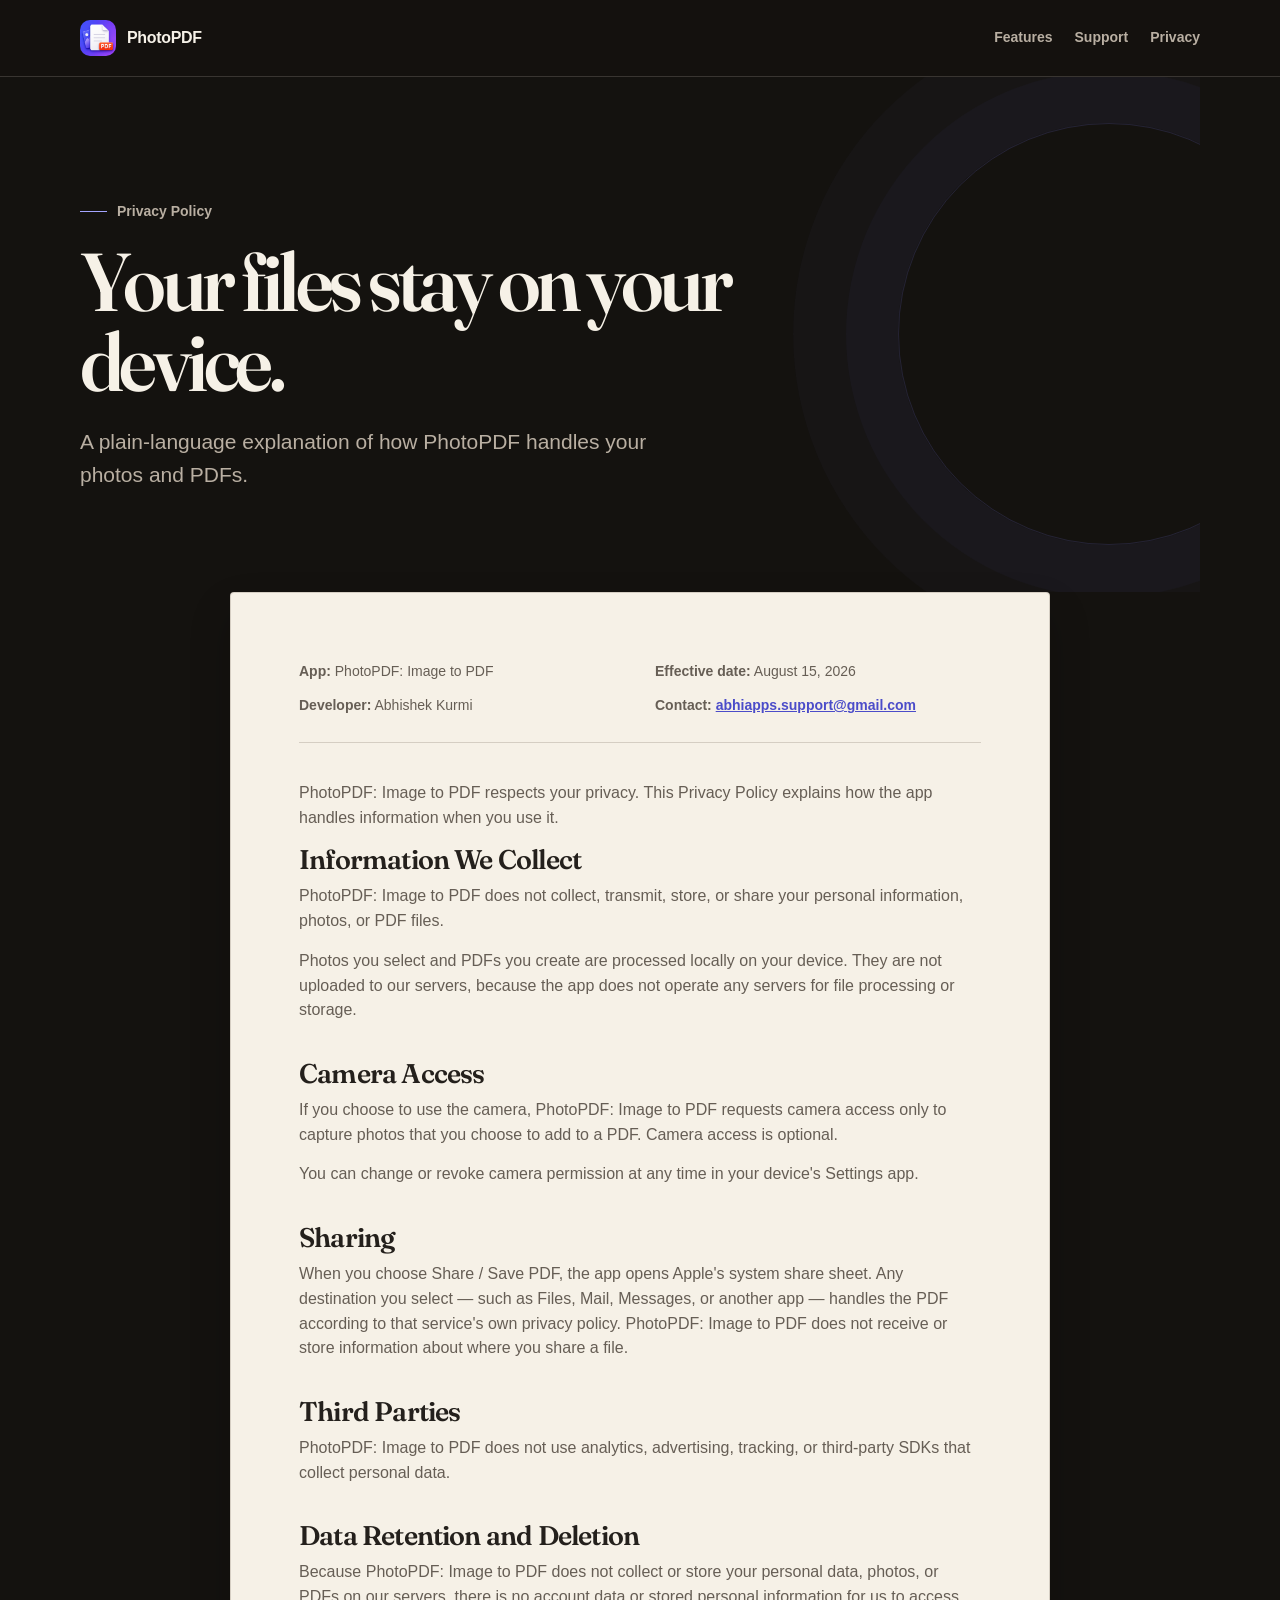
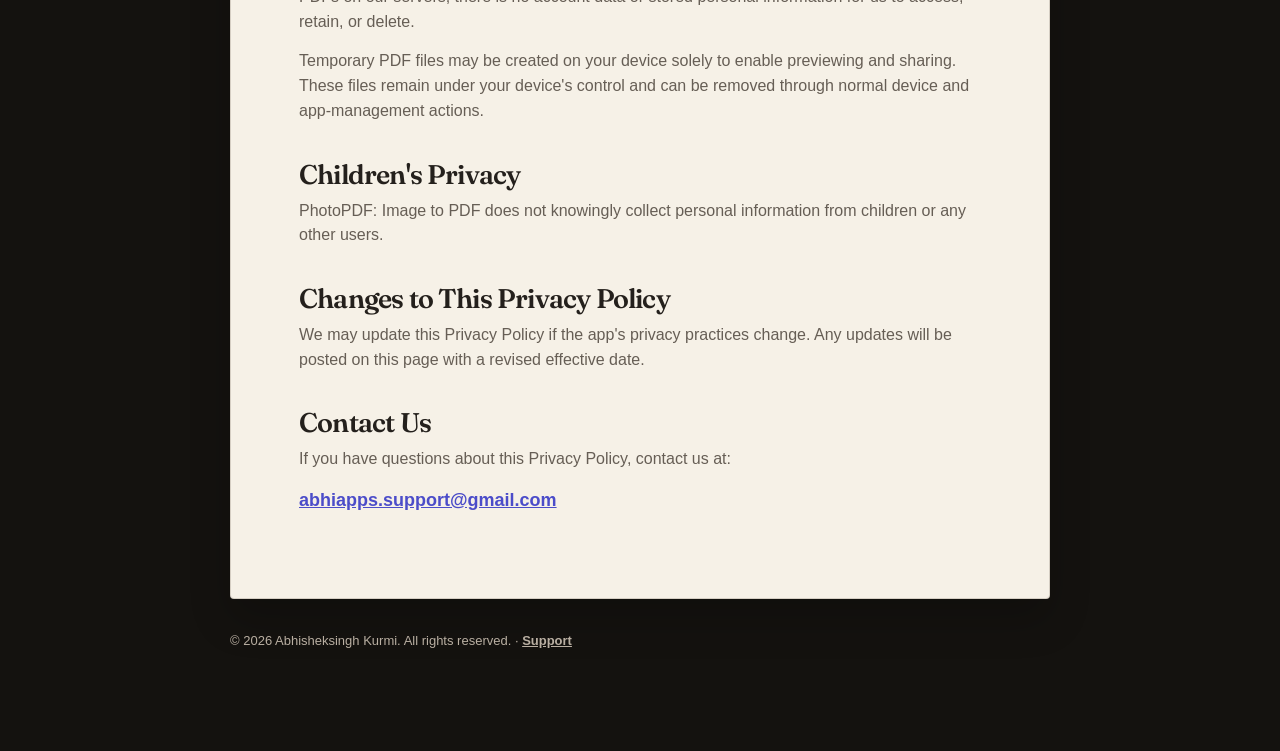
<file: privacy/index.html>
<!doctype html>
<html lang="en">
<head>
  <meta charset="utf-8">
  <meta name="viewport" content="width=device-width, initial-scale=1">
  <meta name="theme-color" content="#14120f">
  <link rel="stylesheet" href="../site-theme.css">
  <title>Privacy Policy — PhotoPDF: Image to PDF</title>
</head>
<body>
  <header class="site-header"><nav class="site-shell site-nav" aria-label="Primary navigation"><a class="brand" href="../" aria-label="PhotoPDF home"><img src="../support/app-icon.png" alt=""><span>PhotoPDF</span></a><div class="site-links"><a href="../#features">Features</a><a href="../support/">Support</a><a href="./" aria-current="page">Privacy</a></div></nav></header>
  <main>
    <header class="site-shell page-hero"><p class="page-note">Privacy Policy</p><h1>Your files stay on your device.</h1><p class="page-intro">A plain-language explanation of how PhotoPDF handles your photos and PDFs.</p></header>
    <div class="site-shell page-content"><article class="policy-document"><div class="policy-meta"><span><strong>App:</strong> PhotoPDF: Image to PDF</span><span><strong>Effective date:</strong> August 15, 2026</span><span><strong>Developer:</strong> Abhishek Kurmi</span><span><strong>Contact:</strong> <a href="mailto:abhiapps.support@gmail.com">abhiapps.support@gmail.com</a></span></div><p>PhotoPDF: Image to PDF respects your privacy. This Privacy Policy explains how the app handles information when you use it.</p><h2>Information We Collect</h2><p>PhotoPDF: Image to PDF does not collect, transmit, store, or share your personal information, photos, or PDF files.</p><p>Photos you select and PDFs you create are processed locally on your device. They are not uploaded to our servers, because the app does not operate any servers for file processing or storage.</p><h2>Camera Access</h2><p>If you choose to use the camera, PhotoPDF: Image to PDF requests camera access only to capture photos that you choose to add to a PDF. Camera access is optional.</p><p>You can change or revoke camera permission at any time in your device's Settings app.</p><h2>Sharing</h2><p>When you choose Share / Save PDF, the app opens Apple's system share sheet. Any destination you select — such as Files, Mail, Messages, or another app — handles the PDF according to that service's own privacy policy. PhotoPDF: Image to PDF does not receive or store information about where you share a file.</p><h2>Third Parties</h2><p>PhotoPDF: Image to PDF does not use analytics, advertising, tracking, or third-party SDKs that collect personal data.</p><h2>Data Retention and Deletion</h2><p>Because PhotoPDF: Image to PDF does not collect or store your personal data, photos, or PDFs on our servers, there is no account data or stored personal information for us to access, retain, or delete.</p><p>Temporary PDF files may be created on your device solely to enable previewing and sharing. These files remain under your device's control and can be removed through normal device and app-management actions.</p><h2>Children's Privacy</h2><p>PhotoPDF: Image to PDF does not knowingly collect personal information from children or any other users.</p><h2>Changes to This Privacy Policy</h2><p>We may update this Privacy Policy if the app's privacy practices change. Any updates will be posted on this page with a revised effective date.</p><h2>Contact Us</h2><p>If you have questions about this Privacy Policy, contact us at:</p><p class="policy-contact"><a href="mailto:abhiapps.support@gmail.com">abhiapps.support@gmail.com</a></p></article><footer class="policy-footer">© 2026 Abhisheksingh Kurmi. All rights reserved. · <a href="../support/">Support</a></footer></div>
  </main>
</body>
</html>
</file>
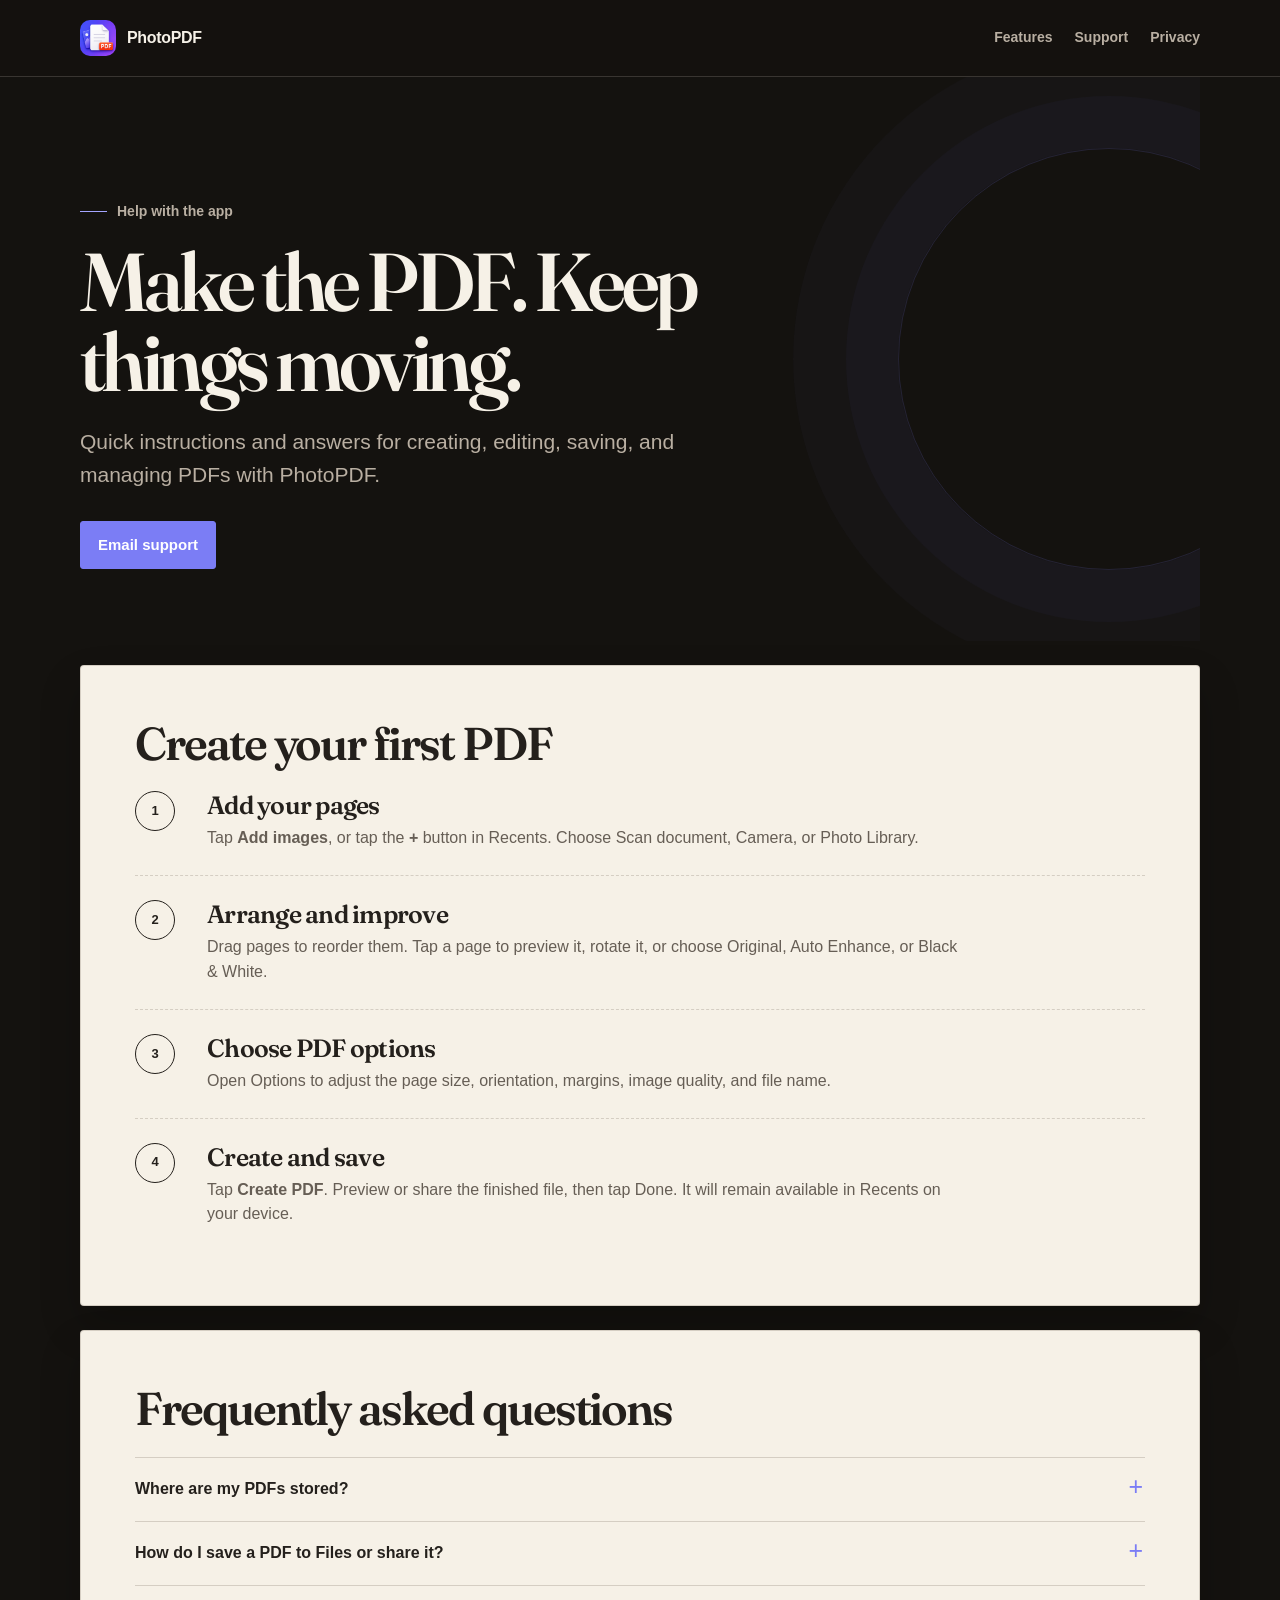
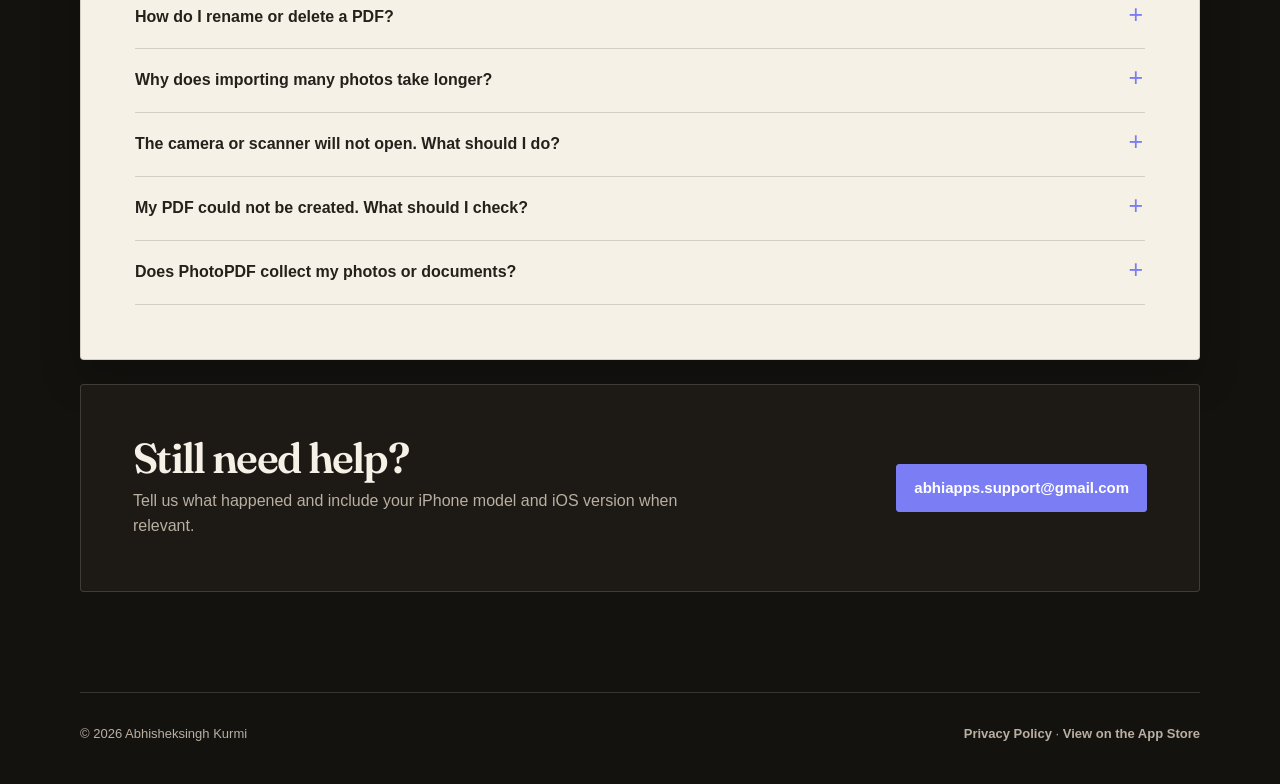
<file: support/index.html>
<!doctype html>
<html lang="en">
<head>
  <meta charset="utf-8">
  <meta name="viewport" content="width=device-width, initial-scale=1">
  <meta name="description" content="Help, usage instructions, and troubleshooting for PhotoPDF: Image to PDF.">
  <meta name="theme-color" content="#14120f">
  <meta property="og:title" content="PhotoPDF Support">
  <meta property="og:description" content="Learn how to create, edit, save, and manage PDFs with PhotoPDF.">
  <meta property="og:type" content="website">
  <link rel="stylesheet" href="../site-theme.css">
  <title>PhotoPDF Support</title>
</head>
<body>
  <header class="site-header"><nav class="site-shell site-nav" aria-label="Primary navigation"><a class="brand" href="../" aria-label="PhotoPDF home"><img src="app-icon.png" alt=""><span>PhotoPDF</span></a><div class="site-links"><a href="../#features">Features</a><a href="./" aria-current="page">Support</a><a href="../privacy/">Privacy</a></div></nav></header>
  <main>
    <header class="site-shell page-hero support-hero"><p class="page-note">Help with the app</p><h1>Make the PDF. Keep things moving.</h1><p class="page-intro">Quick instructions and answers for creating, editing, saving, and managing PDFs with PhotoPDF.</p><a class="email-button" href="mailto:abhiapps.support@gmail.com?subject=PhotoPDF%20Support">Email support</a></header>
    <div class="site-shell page-content">
      <section class="content-section" aria-labelledby="getting-started"><h2 id="getting-started">Create your first PDF</h2><ol class="steps"><li class="support-step"><div><h3>Add your pages</h3><p>Tap <strong>Add images</strong>, or tap the <strong>+</strong> button in Recents. Choose Scan document, Camera, or Photo Library.</p></div></li><li class="support-step"><div><h3>Arrange and improve</h3><p>Drag pages to reorder them. Tap a page to preview it, rotate it, or choose Original, Auto Enhance, or Black &amp; White.</p></div></li><li class="support-step"><div><h3>Choose PDF options</h3><p>Open Options to adjust the page size, orientation, margins, image quality, and file name.</p></div></li><li class="support-step"><div><h3>Create and save</h3><p>Tap <strong>Create PDF</strong>. Preview or share the finished file, then tap Done. It will remain available in Recents on your device.</p></div></li></ol></section>
      <section class="content-section" aria-labelledby="faq"><h2 id="faq">Frequently asked questions</h2><div class="faq-list"><details><summary>Where are my PDFs stored?</summary><p>PhotoPDF stores created PDFs locally inside the app on your iPhone. They appear in Recents and are not uploaded by PhotoPDF.</p></details><details><summary>How do I save a PDF to Files or share it?</summary><p>Open the PDF from the completion screen or Recents, then tap Share. Choose Save to Files, Mail, Messages, AirDrop, or another destination from Apple’s share sheet.</p></details><details><summary>How do I rename or delete a PDF?</summary><p>In Recents, swipe left on a PDF or use its available actions. You can rename, share, or delete it. Deleting a PDF from PhotoPDF cannot be undone.</p></details><details><summary>Why does importing many photos take longer?</summary><p>Large or high-resolution selections need extra time to prepare. Keep PhotoPDF open while the progress indicator finishes. For the best reliability, create smaller batches if your device is low on storage.</p></details><details><summary>The camera or scanner will not open. What should I do?</summary><p>Open iPhone Settings, find PhotoPDF, and allow Camera access. The document scanner requires an iPhone or iPad with an available camera.</p></details><details><summary>My PDF could not be created. What should I check?</summary><p>Confirm that your device has free storage, then try again. If the problem continues, reduce the number of pages or image quality and email support with your iPhone model and iOS version.</p></details><details><summary>Does PhotoPDF collect my photos or documents?</summary><p>No. PDF creation happens on your device. PhotoPDF does not use accounts, advertising, tracking, or servers for processing your photos and PDFs. Read the <a href="../privacy/">Privacy Policy</a> for details.</p></details></div></section>
      <section class="contact-panel" aria-labelledby="contact"><div><h2 id="contact">Still need help?</h2><p>Tell us what happened and include your iPhone model and iOS version when relevant.</p></div><a class="email-button" href="mailto:abhiapps.support@gmail.com?subject=PhotoPDF%20Support">abhiapps.support@gmail.com</a></section>
    </div>
  </main>
  <footer class="site-shell site-footer"><span>© 2026 Abhisheksingh Kurmi</span><span><a href="../privacy/">Privacy Policy</a> · <a href="https://apps.apple.com/app/id6801907706">View on the App Store</a></span></footer>
</body>
</html>
</file>
<file: site-theme.css>
@import url('https://fonts.googleapis.com/css2?family=Fraunces:opsz,wght@9..144,500;9..144,600;9..144,700&display=swap');
:root{color-scheme:dark;--night:#14120f;--night-raised:#1d1915;--paper:#f6f1e7;--ink:#24201c;--quiet:#b9afa2;--muted:#665e55;--brand:#7b7df5;--brand-strong:#a4a5ff;--focus:#c2c3ff;--line:rgba(246,241,231,.16);--paper-line:rgba(60,47,33,.18);--serif:"Fraunces",Iowan Old Style,Georgia,serif;--system:-apple-system,BlinkMacSystemFont,"SF Pro Text","Segoe UI",sans-serif}*{box-sizing:border-box}html{scroll-behavior:smooth}body{min-width:320px;margin:0;background:var(--night);color:var(--quiet);font-family:var(--system);line-height:1.55;-webkit-font-smoothing:antialiased}a{color:inherit}a:focus-visible,summary:focus-visible{outline:3px solid var(--focus);outline-offset:5px;border-radius:4px}.site-shell{width:min(1120px,calc(100% - 48px));margin:auto}.site-header{border-bottom:1px solid var(--line);background:rgba(20,18,15,.92)}.site-nav{display:flex;min-height:76px;align-items:center;justify-content:space-between;gap:24px}.brand{display:flex;align-items:center;gap:11px;color:var(--paper);font-size:16px;font-weight:700;letter-spacing:-.02em;text-decoration:none}.brand img{width:36px;height:36px;border-radius:10px}.site-links{display:flex;gap:22px;color:var(--quiet);font-size:14px;font-weight:600}.site-links a{text-decoration:none}.site-links a:hover{color:var(--paper)}.page-hero{position:relative;overflow:hidden;padding:clamp(66px,10vw,124px) 0 clamp(60px,8vw,100px)}.page-hero::after{position:absolute;top:50%;right:-120px;width:420px;height:420px;border:1px solid rgba(123,125,245,.16);border-radius:50%;box-shadow:0 0 0 52px rgba(123,125,245,.035),0 0 0 105px rgba(123,125,245,.022);content:"";transform:translateY(-50%);pointer-events:none}.page-hero>*{position:relative;z-index:1}.page-note{display:flex;align-items:center;gap:10px;margin:0 0 19px;color:var(--quiet);font-size:14px;font-weight:620}.page-note::before{width:27px;border-top:1px solid var(--brand-strong);content:""}.page-hero h1,.content-section h2,.support-step h3,.contact-panel h2{font-family:var(--serif)}.page-hero h1{max-width:780px;margin:0;color:var(--paper);font-size:clamp(53px,7vw,82px);font-weight:600;line-height:.98;letter-spacing:-.055em}.page-intro{max-width:630px;margin:24px 0 0;color:var(--quiet);font-size:clamp(18px,2vw,21px);line-height:1.55}.page-content{padding:0 0 100px}.content-section{margin-top:24px;padding:clamp(30px,5vw,54px);border:1px solid var(--paper-line);border-radius:4px;background:var(--paper);color:var(--ink);box-shadow:0 20px 42px rgba(0,0,0,.2)}.content-section h2{margin:0 0 24px;color:var(--ink);font-size:clamp(31px,4vw,46px);font-weight:600;line-height:1.04;letter-spacing:-.045em}.content-section p{max-width:760px;margin:0 0 16px;color:var(--muted)}.content-section a,.policy-document a{color:#4b4cc9;font-weight:650}.site-footer{display:flex;justify-content:space-between;gap:22px;padding:31px 0 40px;border-top:1px solid var(--line);color:var(--quiet);font-size:13px}.site-footer a{font-weight:650;text-decoration:none}.site-footer a:hover{color:var(--paper)}
.support-hero{padding-bottom:72px}.email-button{display:inline-flex;align-items:center;justify-content:center;min-height:48px;margin-top:29px;padding:11px 17px;border:1px solid var(--brand);border-radius:3px;background:var(--brand);color:#fff;font-size:15px;font-weight:720;text-decoration:none}.email-button:hover{background:#696be8}.steps{display:grid;gap:0;margin:0;padding:0;list-style:none;counter-reset:steps}.support-step{display:grid;grid-template-columns:54px 1fr;gap:18px;padding:24px 0;border-top:1px dashed var(--paper-line);counter-increment:steps}.support-step:first-child{padding-top:0;border-top:0}.support-step::before{display:grid;width:38px;height:38px;place-items:center;border:1px solid var(--ink);border-radius:50%;content:counter(steps);font-size:13px;font-weight:700}.support-step h3{margin:1px 0 7px;color:var(--ink);font-size:25px;font-weight:600;line-height:1.08;letter-spacing:-.03em}.support-step p{margin:0}.faq-list{border-top:1px solid var(--paper-line)}.faq-list details{border-bottom:1px solid var(--paper-line)}.faq-list summary{position:relative;padding:19px 41px 19px 0;cursor:pointer;color:var(--ink);font-weight:720;list-style:none}.faq-list summary::-webkit-details-marker{display:none}.faq-list summary::after{position:absolute;top:16px;right:2px;color:var(--brand);content:"+";font-size:25px;font-weight:400;line-height:1}.faq-list details[open] summary::after{transform:rotate(45deg)}.faq-list p{max-width:710px;margin:-2px 0 20px}.contact-panel{display:grid;grid-template-columns:1fr auto;gap:28px;align-items:center;margin-top:24px;padding:clamp(30px,5vw,52px);border:1px solid var(--line);border-radius:4px;background:var(--night-raised)}.contact-panel h2{margin:0 0 10px;color:var(--paper);font-size:clamp(29px,4vw,42px);font-weight:600;line-height:1.02;letter-spacing:-.04em}.contact-panel p{max-width:550px;margin:0;color:var(--quiet)}.contact-panel .email-button{margin:0;white-space:nowrap}
.policy-document{max-width:820px;margin:auto;padding:clamp(31px,6vw,68px);border:1px solid var(--paper-line);border-radius:4px;background:var(--paper);color:var(--ink);box-shadow:0 20px 42px rgba(0,0,0,.2)}.policy-meta{display:grid;grid-template-columns:repeat(2,minmax(0,1fr));gap:13px 30px;margin:0 0 38px;padding:0 0 25px;border-bottom:1px solid var(--paper-line);color:var(--muted);font-size:14px}.policy-meta span{display:block}.policy-document h2{margin:36px 0 9px;color:var(--ink);font-family:var(--serif);font-size:27px;font-weight:600;line-height:1.1;letter-spacing:-.03em}.policy-document h2:first-of-type{margin-top:0}.policy-document p{max-width:690px;margin:0 0 15px;color:var(--muted)}.policy-contact{margin-top:8px!important;font-size:18px}.policy-footer{max-width:820px;margin:32px auto 0;color:var(--quiet);font-size:13px}.policy-footer a{font-weight:650}
@media(max-width:680px){.site-shell{width:min(100% - 30px,1120px)}.site-nav{min-height:68px}.site-links{gap:15px}.site-links a:first-child{display:none}.page-hero{padding:55px 0}.page-hero h1{font-size:51px}.page-intro{font-size:18px}.page-content{padding-bottom:70px}.content-section{margin-top:15px;padding:29px 25px}.support-step{grid-template-columns:42px 1fr;gap:14px}.contact-panel{grid-template-columns:1fr}.contact-panel .email-button{justify-self:start;white-space:normal}.policy-document{padding:30px 24px}.policy-meta{grid-template-columns:1fr;gap:7px;margin-bottom:30px}.site-footer{flex-direction:column;padding:27px 0 32px}.policy-footer{margin-top:26px}}@media(prefers-reduced-motion:reduce){html{scroll-behavior:auto}.faq-list summary::after{transition:none}}
</file>
